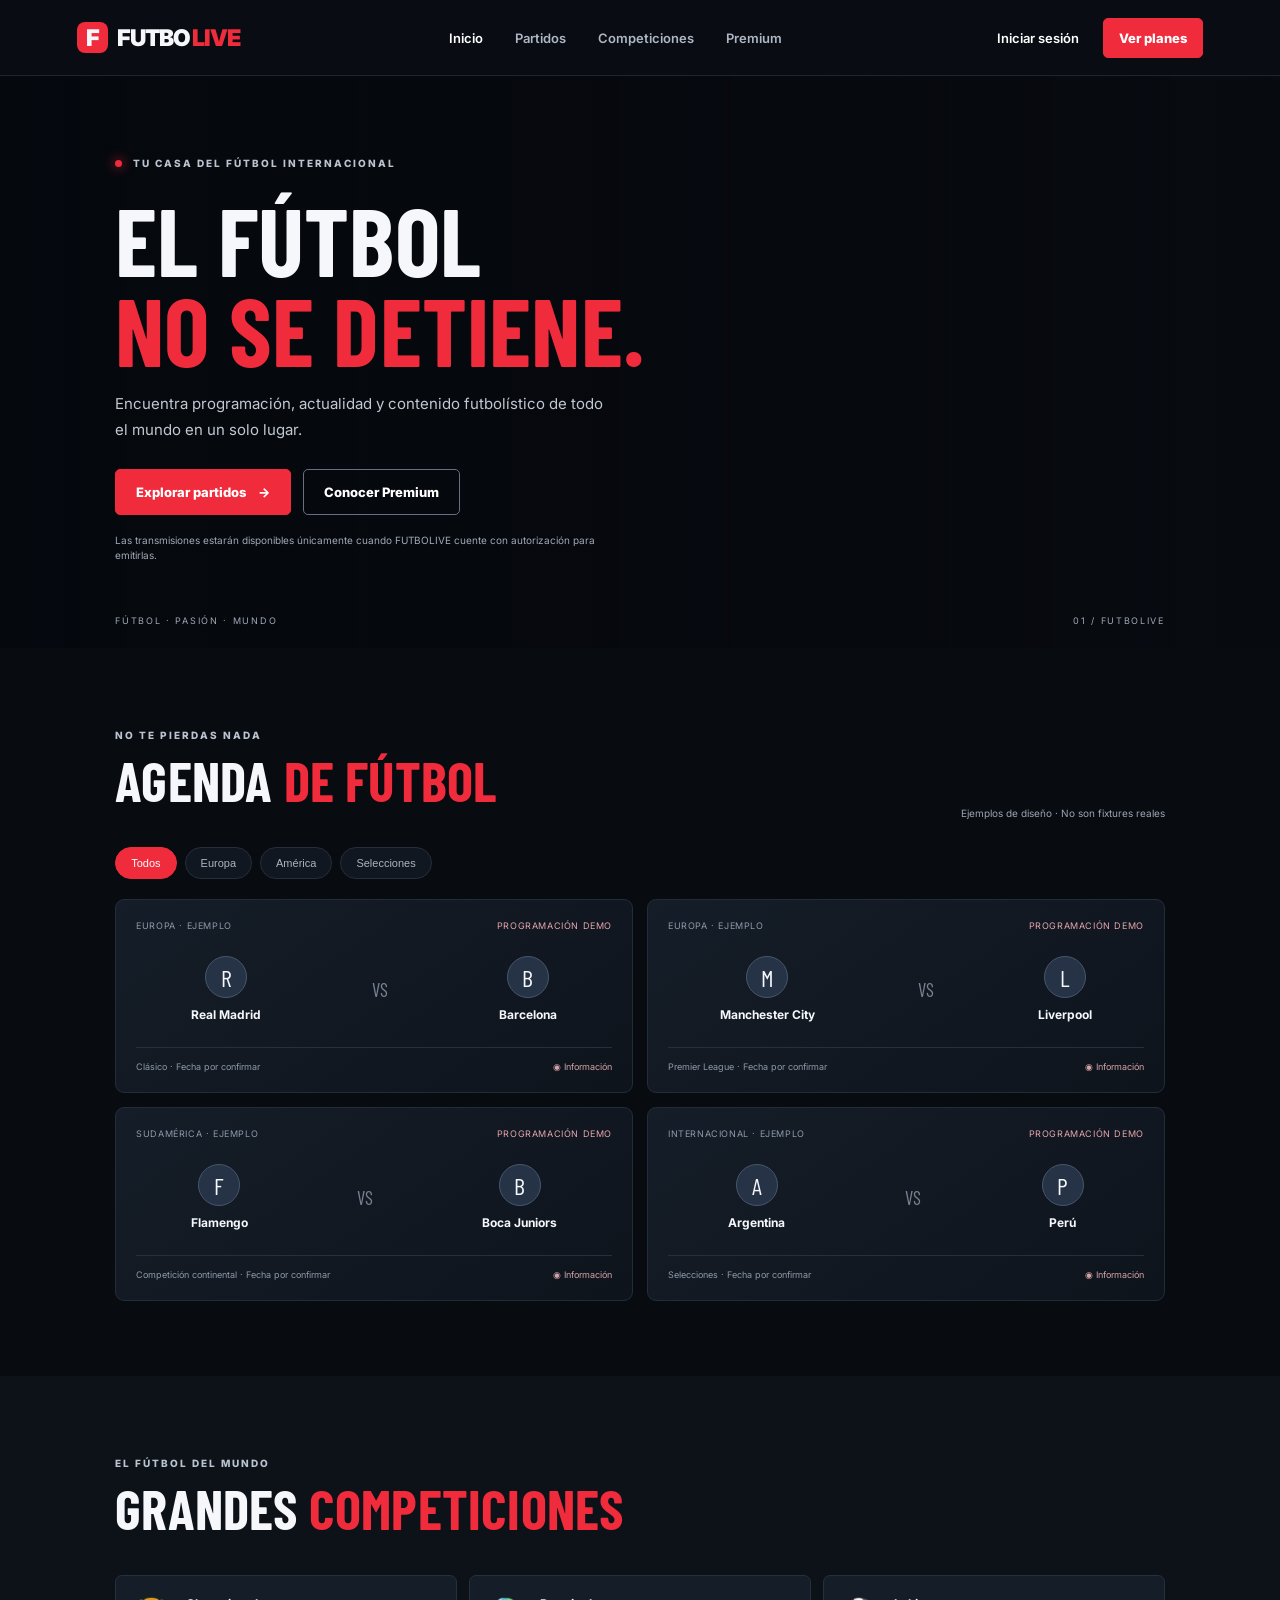
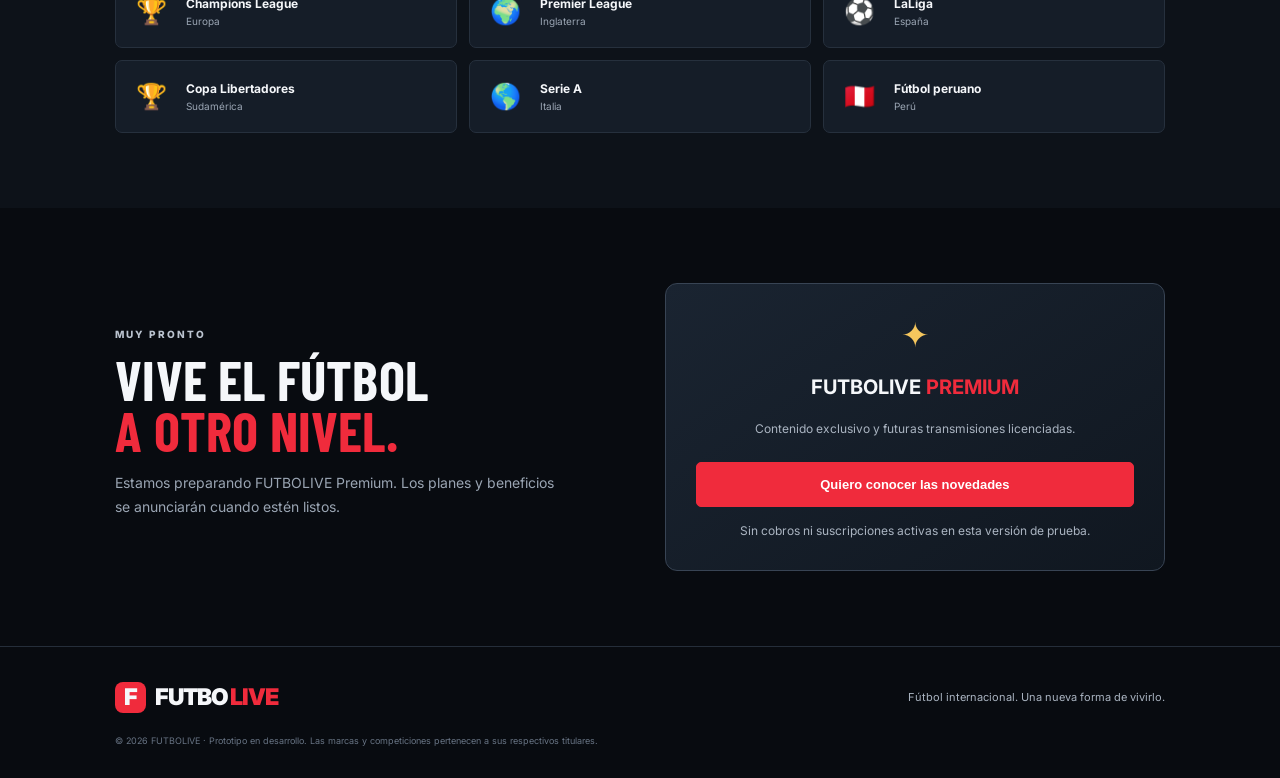
<file: index.html>
<!doctype html>
<html lang="es">
<head>
  <meta charset="utf-8">
  <meta name="viewport" content="width=device-width, initial-scale=1">
  <meta name="description" content="FUTBOLIVE: fútbol internacional, programación y contenido deportivo.">
  <title>FUTBOLIVE | El fútbol en vivo</title>
  <link rel="stylesheet" href="styles.css">
</head>
<body>
  <header class="topbar">
    <a class="brand" href="#" aria-label="FUTBOLIVE inicio"><span class="brand-mark">F</span> FUTBO<span class="red">LIVE</span></a>
    <nav class="desktop-nav">
      <a class="active" href="#inicio">Inicio</a>
      <a href="#partidos">Partidos</a>
      <a href="#ligas">Competiciones</a>
      <a href="#premium">Premium</a>
    </nav>
    <div class="top-actions">
      <button class="ghost" id="loginBtn">Iniciar sesión</button>
      <a class="button small" href="#premium">Ver planes</a>
      <button class="menu-toggle" id="menuToggle" aria-label="Abrir menú">☰</button>
    </div>
  </header>

  <nav class="mobile-nav" id="mobileNav">
    <a href="#inicio">Inicio</a><a href="#partidos">Partidos</a>
    <a href="#ligas">Competiciones</a><a href="#premium">Premium</a>
  </nav>

  <main>
    <section class="hero" id="inicio">
      <div class="hero-shade"></div>
      <div class="hero-content">
        <span class="eyebrow"><span class="pulse"></span> TU CASA DEL FÚTBOL INTERNACIONAL</span>
        <h1>EL FÚTBOL<br><span class="red">NO SE DETIENE.</span></h1>
        <p>Encuentra programación, actualidad y contenido futbolístico de todo el mundo en un solo lugar.</p>
        <div class="hero-buttons">
          <a class="button" href="#partidos">Explorar partidos <span>→</span></a>
          <a class="button outline" href="#premium">Conocer Premium</a>
        </div>
        <p class="micro">Las transmisiones estarán disponibles únicamente cuando FUTBOLIVE cuente con autorización para emitirlas.</p>
      </div>
      <div class="hero-bottom"><span>FÚTBOL · PASIÓN · MUNDO</span><span>01 / FUTBOLIVE</span></div>
    </section>

    <section class="section" id="partidos">
      <div class="section-heading">
        <div><span class="eyebrow">NO TE PIERDAS NADA</span><h2>Agenda <span class="red">de fútbol</span></h2></div>
        <span class="section-note">Ejemplos de diseño · No son fixtures reales</span>
      </div>
      <div class="filters" role="group" aria-label="Filtrar competiciones">
        <button class="filter active" data-filter="todos">Todos</button>
        <button class="filter" data-filter="europa">Europa</button>
        <button class="filter" data-filter="america">América</button>
        <button class="filter" data-filter="selecciones">Selecciones</button>
      </div>
      <div class="match-grid" id="matchGrid">
        <article class="match-card" data-region="europa">
          <div class="match-meta"><span>EUROPA · EJEMPLO</span><span class="status">PROGRAMACIÓN DEMO</span></div>
          <div class="teams"><div><div class="crest">R</div><b>Real Madrid</b></div><span class="vs">VS</span><div><div class="crest">B</div><b>Barcelona</b></div></div>
          <div class="match-footer"><span>Clásico · Fecha por confirmar</span><span class="lock">◉ Información</span></div>
        </article>
        <article class="match-card" data-region="europa">
          <div class="match-meta"><span>EUROPA · EJEMPLO</span><span class="status">PROGRAMACIÓN DEMO</span></div>
          <div class="teams"><div><div class="crest">M</div><b>Manchester City</b></div><span class="vs">VS</span><div><div class="crest">L</div><b>Liverpool</b></div></div>
          <div class="match-footer"><span>Premier League · Fecha por confirmar</span><span class="lock">◉ Información</span></div>
        </article>
        <article class="match-card" data-region="america">
          <div class="match-meta"><span>SUDAMÉRICA · EJEMPLO</span><span class="status">PROGRAMACIÓN DEMO</span></div>
          <div class="teams"><div><div class="crest">F</div><b>Flamengo</b></div><span class="vs">VS</span><div><div class="crest">B</div><b>Boca Juniors</b></div></div>
          <div class="match-footer"><span>Competición continental · Fecha por confirmar</span><span class="lock">◉ Información</span></div>
        </article>
        <article class="match-card" data-region="selecciones">
          <div class="match-meta"><span>INTERNACIONAL · EJEMPLO</span><span class="status">PROGRAMACIÓN DEMO</span></div>
          <div class="teams"><div><div class="crest">A</div><b>Argentina</b></div><span class="vs">VS</span><div><div class="crest">P</div><b>Perú</b></div></div>
          <div class="match-footer"><span>Selecciones · Fecha por confirmar</span><span class="lock">◉ Información</span></div>
        </article>
      </div>
    </section>

    <section class="leagues section" id="ligas">
      <div class="section-heading"><div><span class="eyebrow">EL FÚTBOL DEL MUNDO</span><h2>Grandes <span class="red">competiciones</span></h2></div></div>
      <div class="league-grid">
        <div class="league"><span>🏆</span><b>Champions League</b><small>Europa</small></div>
        <div class="league"><span>🌍</span><b>Premier League</b><small>Inglaterra</small></div>
        <div class="league"><span>⚽</span><b>LaLiga</b><small>España</small></div>
        <div class="league"><span>🏆</span><b>Copa Libertadores</b><small>Sudamérica</small></div>
        <div class="league"><span>🌎</span><b>Serie A</b><small>Italia</small></div>
        <div class="league"><span>🇵🇪</span><b>Fútbol peruano</b><small>Perú</small></div>
      </div>
    </section>

    <section class="premium section" id="premium">
      <div class="premium-copy">
        <span class="eyebrow">MUY PRONTO</span>
        <h2>Vive el fútbol<br><span class="red">a otro nivel.</span></h2>
        <p>Estamos preparando FUTBOLIVE Premium. Los planes y beneficios se anunciarán cuando estén listos.</p>
      </div>
      <div class="premium-panel">
        <span class="crown">✦</span><h3>FUTBOLIVE <span class="red">PREMIUM</span></h3>
        <p>Contenido exclusivo y futuras transmisiones licenciadas.</p>
        <button class="button" id="notifyBtn">Quiero conocer las novedades</button>
        <small>Sin cobros ni suscripciones activas en esta versión de prueba.</small>
      </div>
    </section>
  </main>

  <footer>
    <a class="brand" href="#"><span class="brand-mark">F</span> FUTBO<span class="red">LIVE</span></a>
    <p>Fútbol internacional. Una nueva forma de vivirlo.</p>
    <small>© 2026 FUTBOLIVE · Prototipo en desarrollo. Las marcas y competiciones pertenecen a sus respectivos titulares.</small>
  </footer>

  <dialog id="infoDialog">
    <button class="dialog-close" id="closeDialog" aria-label="Cerrar">×</button>
    <span class="eyebrow">FUTBOLIVE</span>
    <h3 id="dialogTitle">Próximamente</h3>
    <p id="dialogText">Esta función estará disponible en una siguiente etapa del proyecto.</p>
    <button class="button" id="okDialog">Entendido</button>
  </dialog>
  <script src="app.js"></script>
</body>
</html>
</file>
<file: styles.css>
@import url('https://fonts.googleapis.com/css2?family=Barlow+Condensed:wght@600;700;800;900&family=Inter:wght@400;500;600;700;800&display=swap');
:root{--bg:#080b10;--panel:#111720;--panel2:#171f2b;--text:#f5f7fa;--muted:#9aa5b3;--red:#f02b3c;--line:#252e3a}
*{box-sizing:border-box}html{scroll-behavior:smooth}body{margin:0;background:var(--bg);color:var(--text);font-family:Inter,Arial,sans-serif}a{color:inherit;text-decoration:none}.red{color:var(--red)}.topbar{height:76px;padding:0 6vw;display:flex;align-items:center;justify-content:space-between;background:#090d13;border-bottom:1px solid #1c2530;position:sticky;top:0;z-index:10}.brand{font-weight:900;letter-spacing:-1px;font-size:23px;display:flex;align-items:center;gap:2px}.brand-mark{background:var(--red);width:31px;height:31px;display:inline-grid;place-items:center;border-radius:8px;margin-right:7px}.desktop-nav{display:flex;gap:32px;color:#aeb7c3;font-size:13px;font-weight:600}.desktop-nav a:hover,.desktop-nav .active{color:white}.top-actions{display:flex;align-items:center;gap:18px}.ghost{border:0;background:none;color:white;font:600 13px Inter;cursor:pointer}.button{display:inline-flex;justify-content:center;align-items:center;gap:12px;background:var(--red);color:white;border:1px solid var(--red);padding:14px 20px;border-radius:5px;font-weight:800;font-size:13px;cursor:pointer}.button:hover{filter:brightness(1.12)}.button.small{padding:11px 15px}.button.outline{background:transparent;border-color:#667080}.menu-toggle,.mobile-nav{display:none}.hero{min-height:540px;position:relative;display:flex;align-items:center;padding:75px 9vw;background:linear-gradient(90deg,rgba(5,8,13,.98),rgba(5,8,13,.78) 48%,rgba(5,8,13,.22)),url('https://images.unsplash.com/photo-1522778119026-d647f0596c20?auto=format&fit=crop&w=1900&q=85') center/cover}.hero-content{position:relative;max-width:610px}.eyebrow{font-size:10px;font-weight:800;letter-spacing:2px;color:#bac3cf}.pulse{display:inline-block;width:7px;height:7px;border-radius:50%;background:var(--red);margin-right:7px;box-shadow:0 0 12px var(--red)}h1,h2{font-family:'Barlow Condensed',Impact,sans-serif;text-transform:uppercase;line-height:.94;letter-spacing:.2px}h1{font-size:clamp(56px,8vw,96px);margin:23px 0 17px}h2{font-size:clamp(38px,5vw,55px);margin:12px 0}.hero-content>p:not(.micro){color:#c1c8d1;line-height:1.7;max-width:490px;font-size:15px}.hero-buttons{display:flex;gap:12px;flex-wrap:wrap;margin-top:27px}.micro{font-size:10px;color:#a0a9b5;max-width:500px;line-height:1.5;margin-top:18px}.hero-bottom{position:absolute;bottom:22px;left:9vw;right:9vw;display:flex;justify-content:space-between;color:#a0a9b5;font-size:9px;letter-spacing:1.7px}.section{padding:75px 9vw}.section-heading{display:flex;justify-content:space-between;align-items:end;gap:20px;margin-bottom:28px}.section-note,.section-heading small{color:var(--muted);font-size:10px}.filters{display:flex;gap:8px;margin-bottom:20px;flex-wrap:wrap}.filter{background:#111720;color:#aab4c1;border:1px solid var(--line);padding:9px 15px;border-radius:30px;font-size:11px;cursor:pointer}.filter.active,.filter:hover{background:var(--red);border-color:var(--red);color:white}.match-grid{display:grid;grid-template-columns:repeat(2,1fr);gap:14px}.match-card{background:linear-gradient(145deg,#151d28,#0e141c);border:1px solid #222d3a;padding:20px;border-radius:9px}.match-meta,.match-footer{display:flex;justify-content:space-between;gap:10px;color:#8e9aa9;font-size:9px;letter-spacing:.6px}.status{color:#e5a6ac}.teams{display:flex;justify-content:space-around;align-items:center;text-align:center;padding:25px 0}.teams>div{display:flex;align-items:center;flex-direction:column;gap:9px;font-size:12px}.crest{height:42px;width:42px;display:grid;place-items:center;border-radius:50%;background:#263346;border:1px solid #47566a;font-family:'Barlow Condensed';font-size:24px}.vs{font-family:'Barlow Condensed';font-size:19px;color:#778292}.match-footer{border-top:1px solid #26303d;padding-top:13px;letter-spacing:0}.lock{color:#d4a2a7}.leagues{background:#0d1219}.league-grid{display:grid;grid-template-columns:repeat(3,1fr);gap:12px}.league{background:#151d28;border:1px solid #26303d;border-radius:7px;padding:20px;display:grid;grid-template-columns:40px 1fr;align-items:center;column-gap:10px}.league>span{grid-row:span 2;font-size:25px}.league b{font-size:12px}.league small{font-size:10px;color:var(--muted);margin-top:4px}.premium{display:grid;grid-template-columns:1fr 1fr;align-items:center;gap:50px}.premium-copy p{color:var(--muted);line-height:1.7;max-width:440px;font-size:14px}.premium-panel{background:linear-gradient(145deg,#1a2431,#101720);border:1px solid #384454;border-radius:12px;padding:30px;text-align:center}.crown{font-size:34px;color:#f5c65d}.premium-panel h3{font-size:20px}.premium-panel p,.premium-panel small{color:#aab4c1;line-height:1.6;font-size:12px}.premium-panel .button{width:100%;margin:12px 0}footer{border-top:1px solid var(--line);padding:32px 9vw;display:flex;align-items:center;justify-content:space-between;gap:20px;flex-wrap:wrap}footer p{color:#aab4c1;font-size:11px}footer small{width:100%;color:#687484;font-size:9px}dialog{background:#151e29;color:white;border:1px solid #3a4655;border-radius:12px;padding:30px;max-width:390px;width:calc(100% - 32px)}dialog::backdrop{background:#000b}.dialog-close{float:right;background:none;border:0;color:white;font-size:25px;cursor:pointer}dialog h3{font-family:'Barlow Condensed';font-size:30px;text-transform:uppercase}dialog p{color:#b6c0cc;font-size:13px;line-height:1.6}dialog .button{margin-top:12px}
@media(max-width:760px){.topbar{height:65px;padding:0 5vw}.desktop-nav,.top-actions .ghost,.top-actions .button{display:none}.menu-toggle{display:block;background:none;border:0;color:white;font-size:24px}.mobile-nav{padding:14px 5vw;background:#101720;border-bottom:1px solid var(--line);gap:18px;flex-wrap:wrap}.mobile-nav.open{display:flex}.mobile-nav a{font-size:12px;color:#dce2e9}.hero{min-height:520px;padding:65px 7vw;background-position:60% center}.hero-bottom{left:7vw;right:7vw}.section{padding:55px 6vw}.section-heading{align-items:start;flex-direction:column}.match-grid{grid-template-columns:1fr}.league-grid{grid-template-columns:repeat(2,1fr)}.premium{grid-template-columns:1fr;gap:25px}footer{padding:28px 6vw;display:block}footer p{margin:12px 0}footer small{display:block;margin-top:20px}.match-card{padding:17px}.match-footer{font-size:8px}}
</file>
